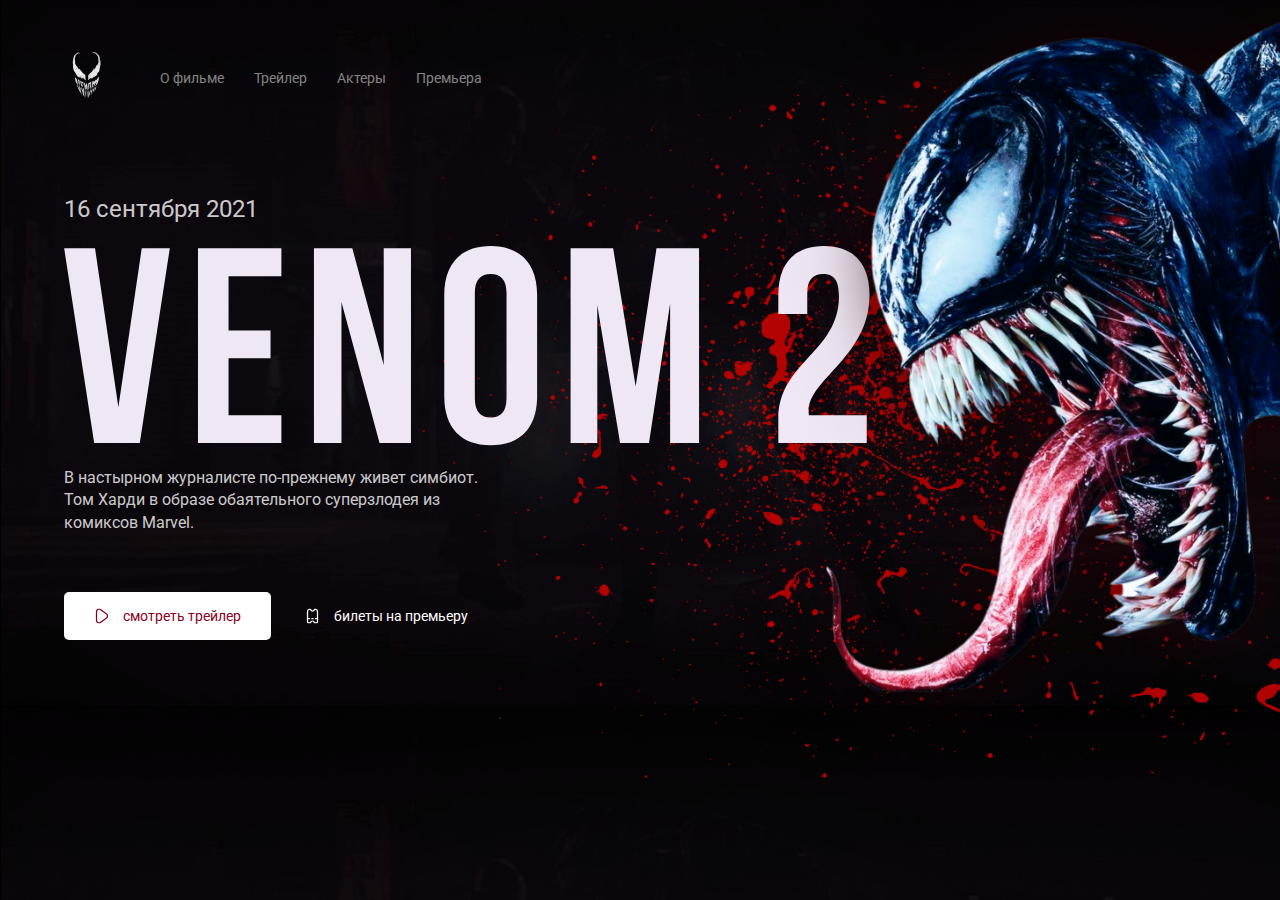
<file: index.html>
<!DOCTYPE html>
<html lang="ru">
<head>
    <meta charset="UTF-8">
    <meta http-equiv="X-UA-Compatible" content="IE=edge">
    <meta name="viewport" content="width=device-width, initial-scale=1.0">
    <link rel="preconnect" href="https://fonts.gstatic.com">
    <link href="https://fonts.googleapis.com/css2?family=Roboto:wght@400;700&display=swap" rel="stylesheet">
    <link rel="stylesheet" href="css/normalize.css">
    <link rel="stylesheet" href="css/style.css">
    <title>Главная - Venom 2</title>
</head>
<body class = "blood">
   <div class="container">
    <header class="header">
        <a href="/" class="logo-link">
            <img width = '46' height = '71' src="img/logo.png" alt="logo-venom" class="logo-image">
        </a>
        <nav class="nav">
            <button class="menu-button">
                <span class="menu-button-text">Меню</span>
                <img src="./img/menu.svg" alt="icon: menu" class="menu-button-icon">
            </button>
            <ul class="nav-menu">
                <li class="nav-menu-item">
                    <a href="about.html" class="nav-menu-link">О фильме</a>
                </li>
                <li class="nav-menu-item">
                    <a href="trailer.html" class="nav-menu-link">Трейлер</a>
                </li>
                <li class="nav-menu-item">
                    <a href="actors.html" class="nav-menu-link">Актеры</a>
                </li>
                <li class="nav-menu-item">
                    <a href="premier.html" class="nav-menu-link">Премьера</a>
                </li>
            </ul>
        </nav>
    </header>
    <div class="film">
        <div class="film-text">
            <span class="film-date">16 сентября 2021</span>
            <img src="img/venom-2.svg" alt="" class="film-logo">
            <p class="film-description">В настырном журналисте по-прежнему живет симбиот. 
                Том Харди в образе обаятельного суперзлодея из комиксов Marvel.</p>
        </div>
        <!-- /.film-text -->
        <div class="button-group">
            <button class="button button-primary">
                <img width='15' src="img/play.svg" alt="icon: play" class="button-icon">
                <span class="button-text">смотреть трейлер</span>
            </button>
            <a href="#" class="button button-link">
                <img width='15' src="img/ticket.svg" alt="" class="button-icon">
                <span class="button-text">билеты на премьеру</span>
            </a>
        </div>
    </div>
    <!-- /.film -->
   </div>
   <!-- /.container -->
   <img src="img/venom.png" alt="photo: venom" class="venom">
</body>
</html>
</file>
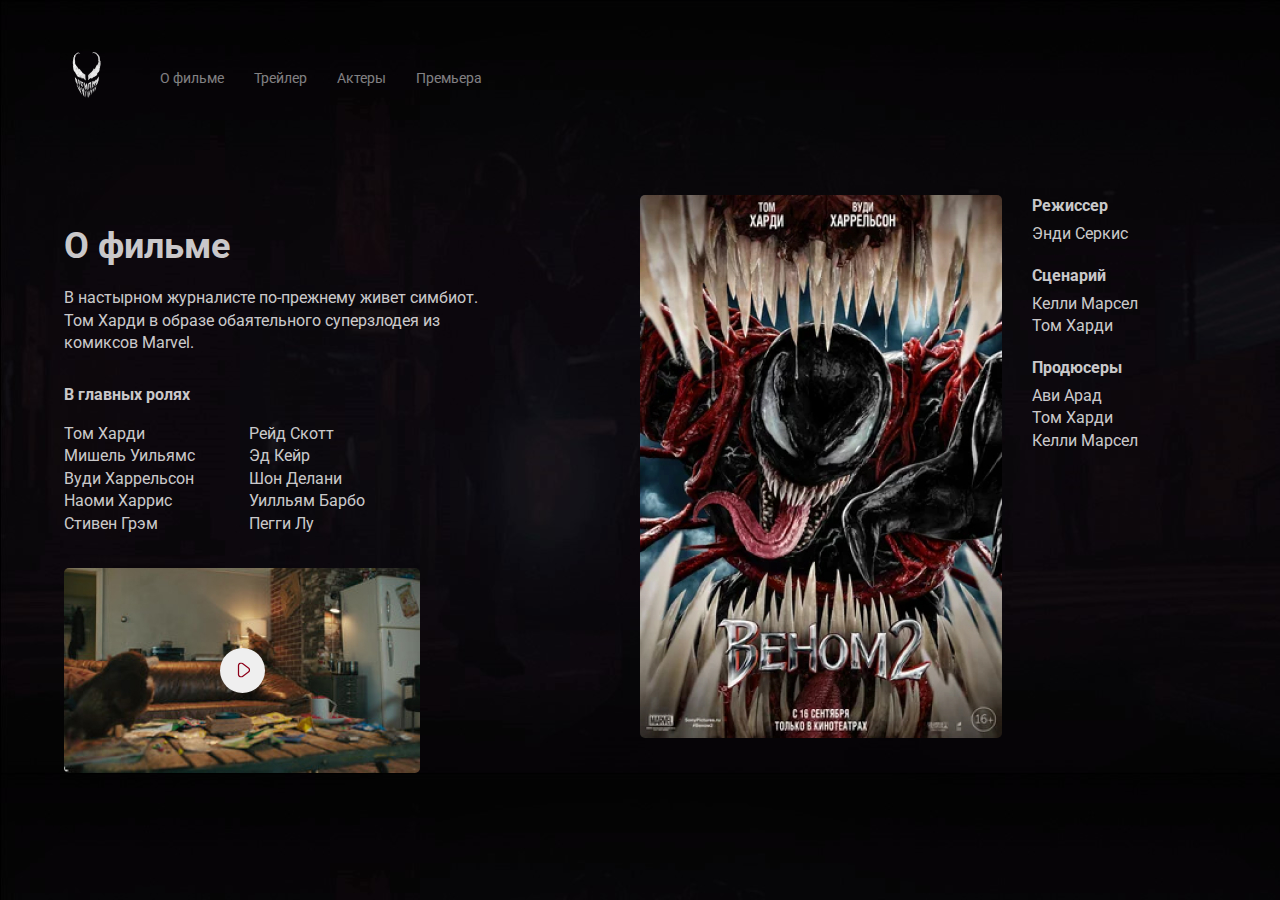
<file: about.html>
<!DOCTYPE html>
<html lang="ru">
<head>
    <meta charset="UTF-8">
    <meta http-equiv="X-UA-Compatible" content="IE=edge">
    <meta name="viewport" content="width=device-width, initial-scale=1.0">
    <link rel="preconnect" href="https://fonts.gstatic.com">
    <link href="https://fonts.googleapis.com/css2?family=Roboto:wght@400;700&display=swap" rel="stylesheet">
    <link rel="stylesheet" href="css/normalize.css">
    <link rel="stylesheet" href="css/style.css">
    <title>O фильме - Venom 2</title>
</head>
<body class = "primary-bg">
   <div class="container">
    <header class="header">
        <a href="/" class="logo-link">
            <img width = '46' height = '71' src="img/logo.png" alt="logo-venom" class="logo-image">
        </a>
        <nav class="nav">
            <button class="menu-button">
                <span class="menu-button-text">Меню</span>
                <img src="./img/menu.svg" alt="icon: menu" class="menu-button-icon">
            </button>
            <ul class="nav-menu">
                <li class="nav-menu-item">
                    <a href="about.html" class="nav-menu-link">О фильме</a>
                </li>
                <li class="nav-menu-item">
                    <a href="trailer.html" class="nav-menu-link">Трейлер</a>
                </li>
                <li class="nav-menu-item">
                    <a href="actors.html" class="nav-menu-link">Актеры</a>
                </li>
                <li class="nav-menu-item">
                    <a href="premier.html" class="nav-menu-link">Премьера</a>
                </li>
            </ul>
        </nav>
    </header>
    <div class="content">
        <div class="col">
            <h2 class="content-title">O фильме</h2>
            <p class="content-text">В настырном журналисте по-прежнему живет симбиот. 
                Том Харди в образе обаятельного суперзлодея из комиксов Marvel.</p>
            <h3 class="content-subtitle">В главных ролях</h3>
            <ul class="list column-2">
                <li class="list-item">Том Харди</li>
                <li class="list-item">Мишель Уильямс</li>
                <li class="list-item">Вуди Харрельсон</li>
                <li class="list-item">Наоми Харрис</li>
                <li class="list-item">Стивен Грэм</li>
                <li class="list-item">Рейд Скотт</li>
                <li class="list-item">Эд Кейр</li>
                <li class="list-item">Шон Делани</li>
                <li class="list-item">Уилльям Барбо</li>
                <li class="list-item">Пегги Лу</li>
            </ul>
            <div class="trailer">
                <button class="play">
                    <img src="./img/play.svg" alt="icon: play" class="play-image">
                </button>
            </div>
        </div>
        <!-- /.col -->
        <div class="col">
            <div class="poster-wrapper">
                <img src="./img/poster.jpg" alt="poster" class="poster">
            <div class="creators">
                <h3 class="content-subtitle">Режиссер</h3>
                <ul class="list">
                    <li class="list-item">Энди Серкис</li>    
                </ul>
                <h3 class="content-subtitle">Сценарий</h3>
                <ul class="list">
                    <li class="list-item">Келли Марсел</li>    
                    <li class="list-item">Том Харди</li>    
                </ul>
                <h3 class="content-subtitle">Продюсеры</h3>
                <ul class="list">
                    <li class="list-item">Ави Арад</li>    
                    <li class="list-item">Том Харди</li>    
                    <li class="list-item">Келли Марсел</li>    
                </ul>
            </div>
            </div>
        </div>
        <!-- /.col -->
    </div>
    <!-- /.content -->
   </div>
   <!-- /.container -->
</body>
</html>
</file>
<file: css/style.css>
body {
    color: #fff;
    font-family: 'Roboto', sans-serif;
}

.container {
    /* max-width: 1140px; */
    margin: auto;
    width: 90%;
}

.venom {
    position: absolute;
    top: 0;
    right: 0;
    max-width: 728px;
    width: 50%;

}

/* =============================HEADER=========================== */

.header {
    display: flex;
    align-items: center;
    padding-top: 40px;
    margin-bottom: 80px;
}

.logo-link {
    display: inline-block;
    margin-right: 50px;
}

.nav-menu {
    display: flex;
    margin: 0;
    padding: 0;
    list-style: none;
}

.nav-menu-item {
    margin-right: 30px;
}

.nav-menu-link {
    text-decoration: none;
    font-size: 14px;
    line-height: 16px;
    color: rgba(255, 255, 255, 0.5);
}

/* ==================================FILM============================== */

.film-date {
    display: block;
    font-size: 24px;
    line-height: 28px;
    margin-bottom: 2%;
    color: rgba(255, 255, 255, 0.8);
}

.film-description {
    max-width: 423px;
    margin-bottom: 3%;
    font-size: 16px;
    line-height: 140%;
    color: rgba(255, 255, 255, 0.8)
}

.film-logo {
    width: 70%;
}

/* ===========================BUTTON================================== */

.button {
    padding: 15px 30px;
    border: none;
    border-radius: 5px;
    text-decoration: none;
    cursor: pointer;
}

.button-icon, .button-text {
    display: inline-block;
    vertical-align: middle;
}

.button-text {
    margin-left: 10px;
    font-size: 14px;
    line-height: 16px;
}

.button-primary {
    color: #8D0019;
    background: #fff;
}

.button-link {
    color: #fff;
}

.button-group {
    margin-top: 5%;
}

.blood {
    background: url('../img/blood.png') no-repeat top right / 70%, #14131a url('../img/background.jpg') center center / 100%;
}

.primary-bg {
    background:#14131a url('../img/background.jpg') center center / 100%;
}

/* =============================ABOUT========================================= */
/* =========================================================================== */

.content {
    display: flex;
}

.col {
    flex-basis: 50%;
}

.content-title {
    margin-bottom: 20px;
    font-weight: bold;
    font-size: 36px;
    line-height: 42px;
    color: rgba(255, 255, 255, 0.8);
}

.content-text {
    max-width: 423px;
    margin-bottom: 30px;
    font-size: 16px;
    line-height: 140%;
    color: rgba(255, 255, 255, 0.8);
}

.content-subtitle {
    margin-bottom: 15px;
    margin-top: 0;
    font-weight: bold;
    font-size: 16px;
    line-height: 140%;
    color: rgba(255, 255, 255, 0.8);
}

.list-item {
    font-size: 16px;
    line-height: 140%;
    color: rgba(255, 255, 255, 0.8);
    white-space: nowrap;
}

.content .list {
    list-style: none;
    padding: 0;
}

.column-2 {
    -webkit-column-count: 2;
    -moz-column-count: 2;
    column-count: 2;
    -webkit-column-gap: 20px;
    -moz-column-gap: 20px;
    column-gap: 20px;
    max-width: 350px;
}

.content .trailer {
    display: flex;
    align-items: center;
    justify-content: center;
    margin-top: 33px;
    width: 356px;
    height: 205px;
    background: url('../img/trailer-cover.jpg') no-repeat center / contain;
    border-radius: 5px;
}

.trailer .play {
    width: 45px;
    height: 45px;
    border-radius: 50%;
    border: none;
    cursor: pointer;
}

.play-image {
    transform: translate(1px, 2px);

}

.poster-wrapper {
    display: flex;
    align-items: start;
}

.poster {
    width: 362px;
    border-radius: 5px;
    margin-right: 30px;
}

.poster-wrapper .content-subtitle {
    margin-bottom: 5px;
    
}

.poster-wrapper .list {
    margin: 0;
    margin-bottom: 20px;
}

.menu-button {
    display: none;
}

@media (max-width: 657px) {
    .blood {
        background: #14131a;
    }

    .venom {
        top: 10%;
    }

    .nav {
        margin-left: auto;
    }

    .nav-menu {
        display: none;

    }

    .menu-button {
        display: flex;
        align-items: center;
        justify-content: center;
        padding: 10px;
        border: none;
        background-color: #14131a;
        color: #fff;
        cursor: pointer;
    }

    .menu-button-text {
        margin-right: 10px;
    }

    .button-group {
        display: flex;
        align-items: center;
        justify-content: center;
        flex-direction: column;
    }

    .film-text {
        text-align: center;
    }

    .poster-wrapper {
        flex-direction: column;
    }

    .poster {
        margin-bottom: 4%;
    }

    .content .trailer {
        max-width: 350px;
        width: 100%;
    }

    .poster {
        margin-right: 0;
        width: 100%;
    }

    .column-2 {
        column-count: 1;
    }
}

@media (max-width: 1024px) {

    img {
        max-width: 100%;
    }

    .header {
       margin-bottom: 4%; 
    }

    .content {
        flex-direction: column;
        margin-bottom: 5%;
    }

    .col {
        margin-bottom: 5%;
    }

    .film {
        margin-bottom: 20%;
    }
}
</file>
